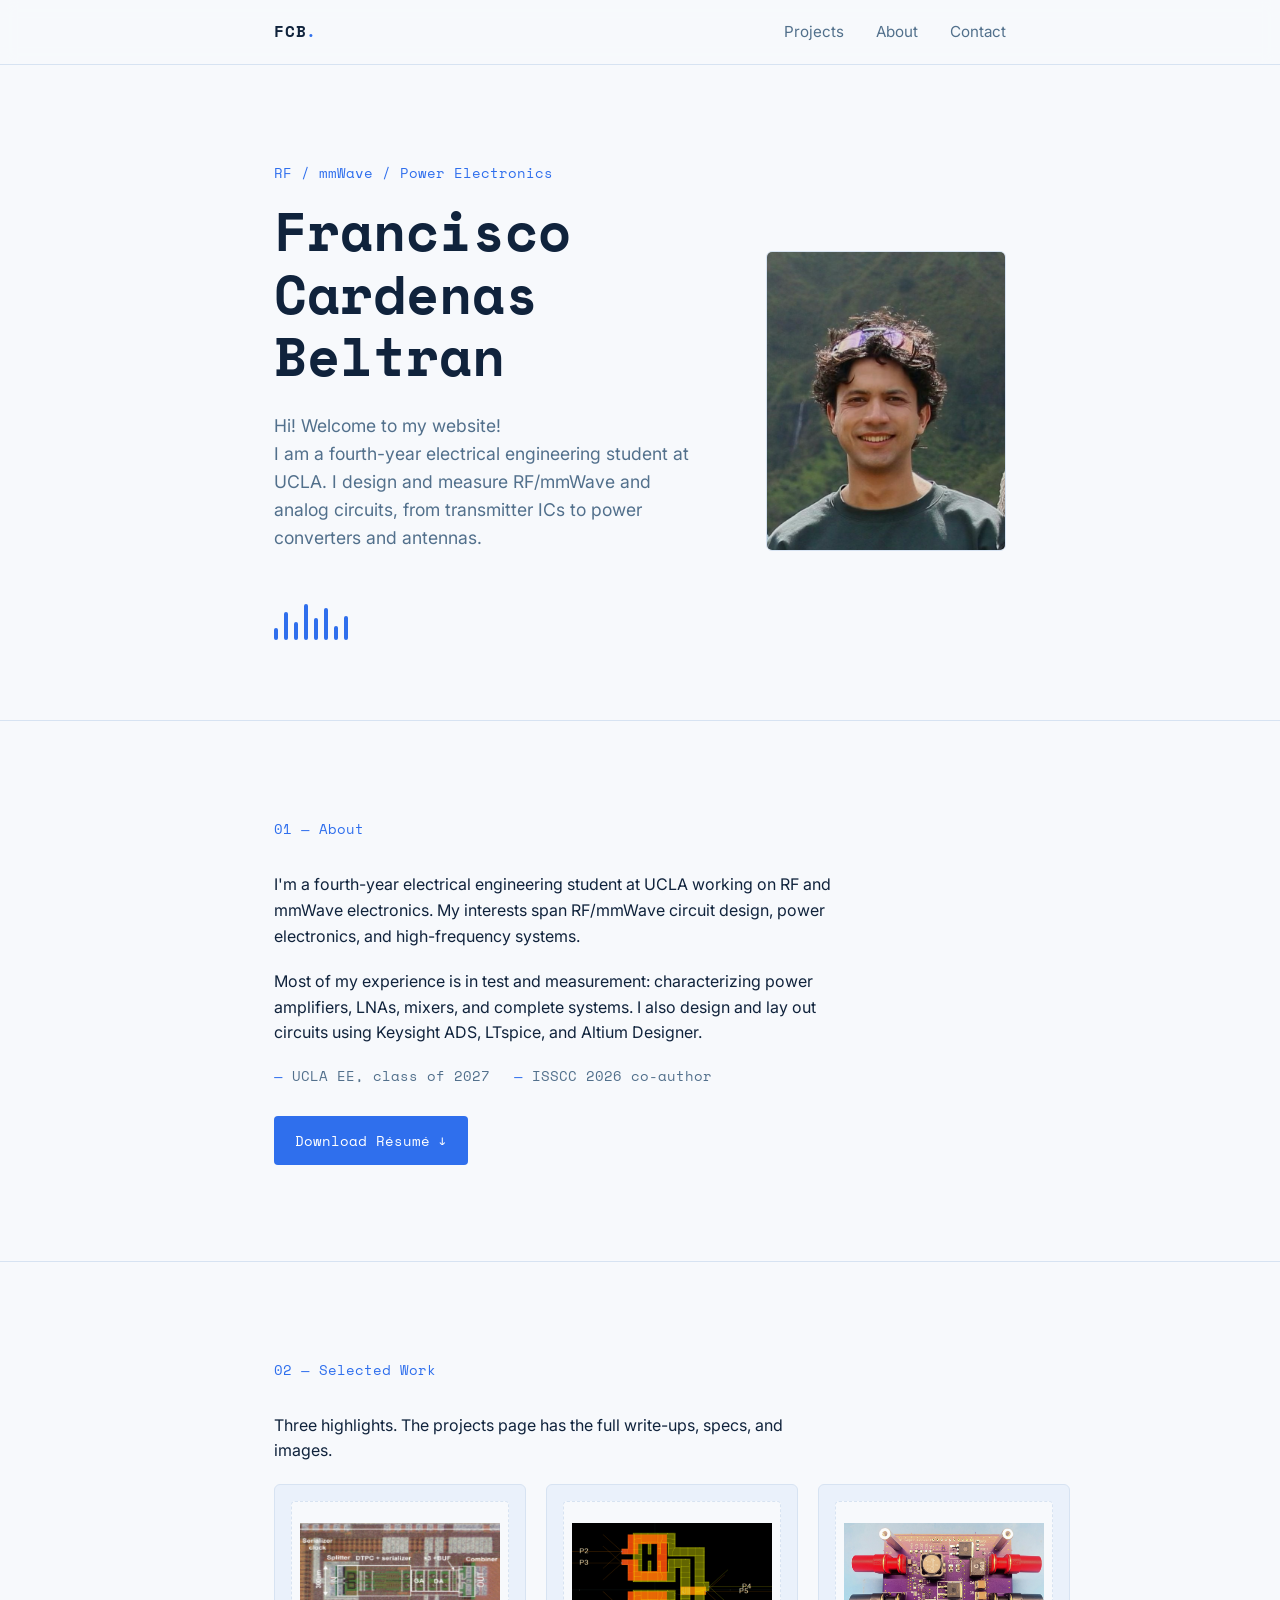
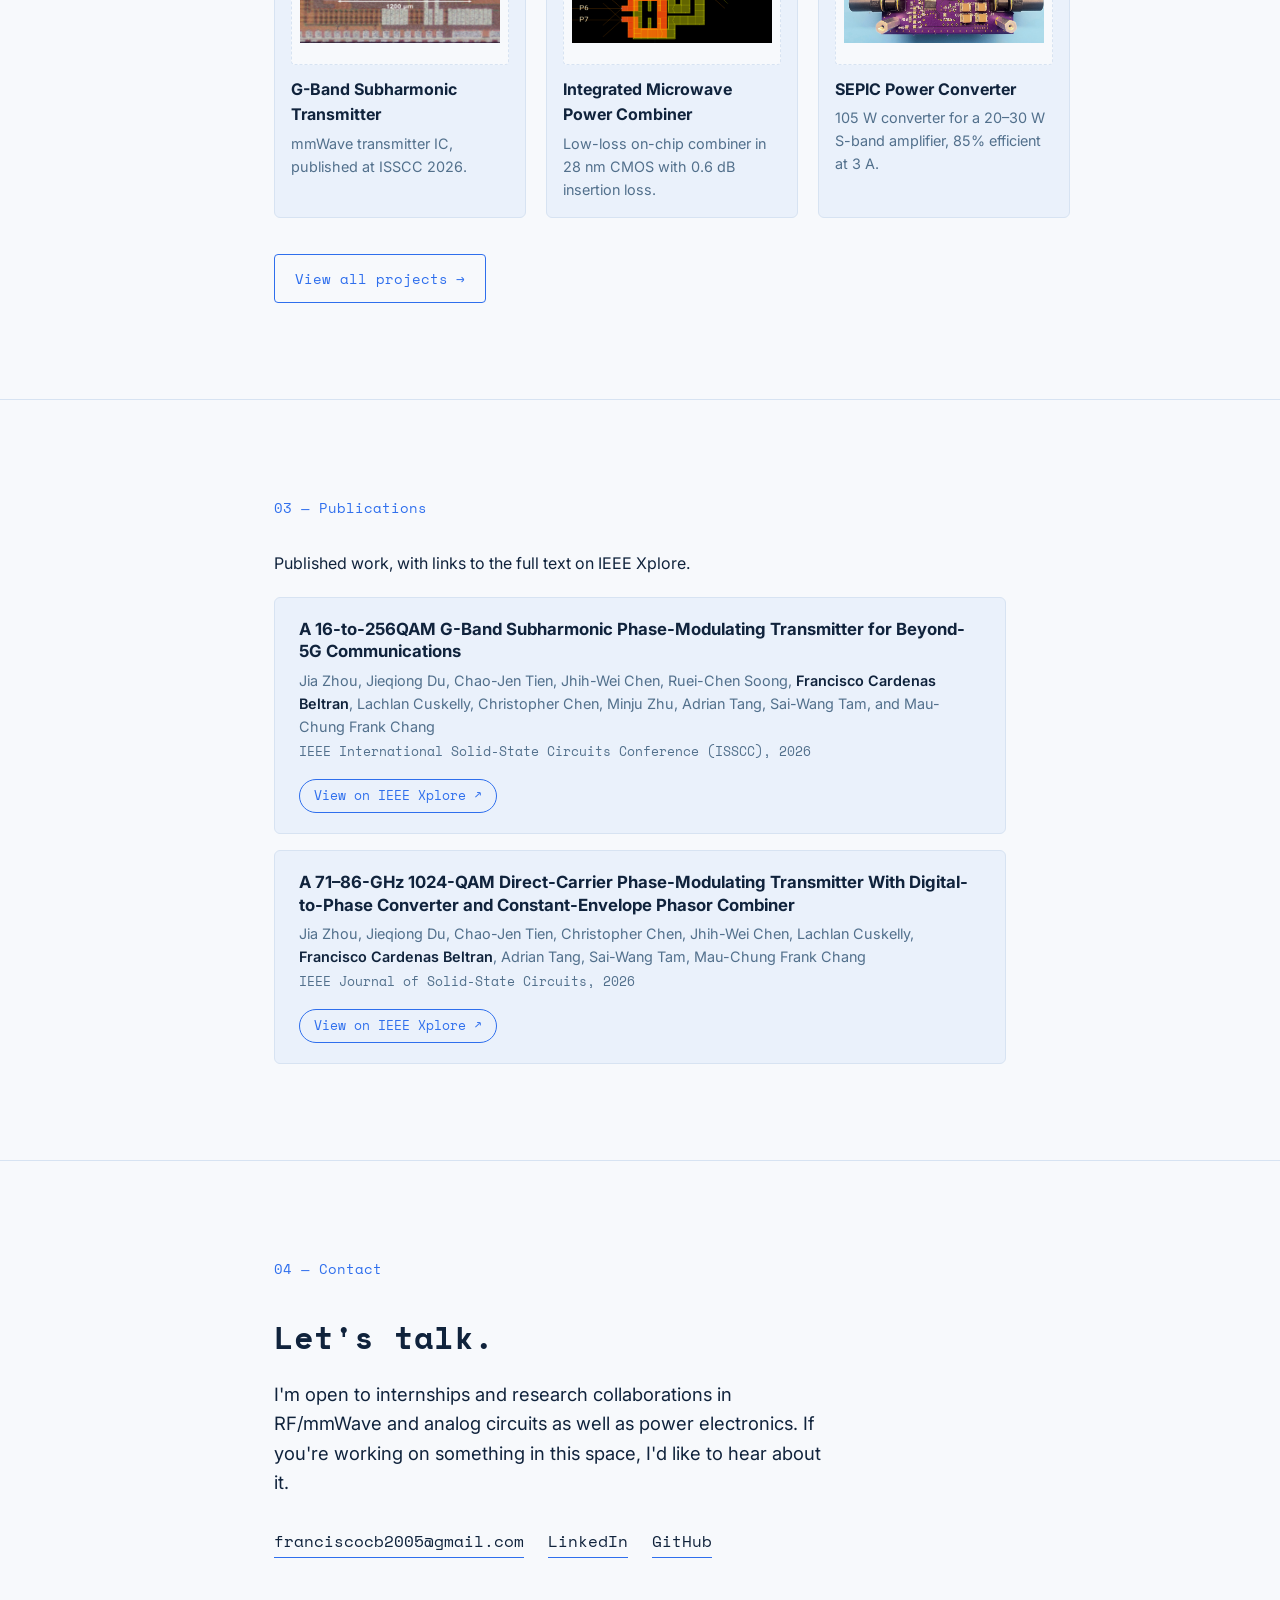
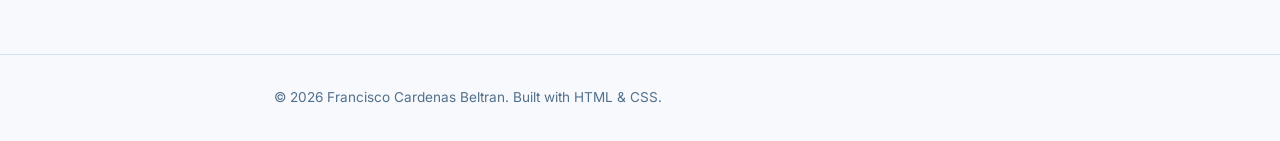
<file: index.html>
<!DOCTYPE html>
<!--
  DOCTYPE tells the browser "treat this as modern HTML5."
  Without it, some browsers fall back into a compatibility mode
  from the 1990s and layout gets weird. Always the first line.
-->
<html lang="en">
<!--
  <html> wraps the ENTIRE page. lang="en" tells screen readers and
  search engines what language the content is in.
-->
 
<head>
  <!--
    Nothing in <head> is visible on the page itself. It's metadata:
    instructions FOR the browser/search engines, not content for people.
  -->
 
  <meta charset="UTF-8">
  <!-- Tells the browser which character set to use so accents, em-dashes,
       etc. render correctly instead of turning into garbled symbols. -->
 
  <meta name="viewport" content="width=device-width, initial-scale=1.0">
  <!-- Without this, mobile browsers render the page at "desktop width"
       (usually 980px) and then shrink it to fit, making everything tiny.
       This line says: "use the actual width of the phone/tablet screen,
       and don't zoom in or out by default." This is the line that makes
       a site "responsive" instead of a tiny desktop page on mobile. -->
 
  <title>Francisco Cardenas Beltran — RF &amp; mmWave Engineering</title>
  <!-- Shows in the browser tab and in search results. -->
 
  <meta name="description" content="Francisco Cardenas Beltran is a UCLA electrical engineering student working on RF/mmWave circuits, 
  power electronics, and high-frequency test and measurement.">
  <!-- Not visible on the page — this is the snippet Google shows under
       your link in search results. -->
 
  <!-- Google Fonts: we're loading two typefaces from Google's servers.
       preconnect just tells the browser "you'll be talking to this domain
       soon" so it can start the connection early — a small speed trick. -->
  <link rel="preconnect" href="https://fonts.googleapis.com">
  <link rel="preconnect" href="https://fonts.gstatic.com" crossorigin>
  <link href="https://fonts.googleapis.com/css2?family=Space+Mono:wght@400;700&family=Inter:wght@400;500;600&display=swap" rel="stylesheet">
 
  <link rel="stylesheet" href="style.css">
  <!-- This is the line that connects this HTML file to the CSS file.
       Without it, the page would load with zero styling — just plain
       black text on a white background in the browser's default font. -->
</head>
 
<body>
  <!-- Everything a visitor actually SEES goes inside <body>. -->
 
  <!-- ============ HEADER / NAV ============ -->
  <header class="site-header">
    <!--
      <header> is a "semantic" tag — it doesn't do anything visually by
      itself, but it tells the browser (and screen readers, and search
      engines) "this section is introductory/navigational content."
      Using semantic tags (header, nav, main, section, footer) instead of
      generic <div> everywhere is good practice: it's more accessible and
      easier to read.
    -->
    <div class="wrap">
      <!-- "wrap" is a plain div with no semantic meaning — it exists
           purely so CSS can center content and cap its width. You'll
           see this pattern (a .wrap or .container div) constantly. -->
      <a href="index.html" class="logo">FCB<span class="accent">.</span></a>
      <!-- Wrapping the logo in a link to "index.html" is the standard
           pattern for "click the logo to go home." -->
      <nav>
        <!-- <nav> semantically marks "this is a block of navigation links." -->
        <a href="projects.html">Projects</a>
        <a href="#about">About</a>
        <a href="#contact">Contact</a>
      </nav>
    </div>
  </header>
 
  <main>
    <!-- <main> marks the primary content of the page (as opposed to
         header/footer/nav, which repeat on every page of a site). -->
 
    <!-- ============ HERO SECTION ============ -->
    <section class="hero">
      <div class="wrap hero-grid">
        <!--
          "hero-grid" turns this row into two columns: your text on the
          left, your headshot on the right. On phones the CSS stacks
          them into one column with the photo on top (see style.css,
          section 5b).
        -->
 
        <div class="hero-text">
          <p class="eyebrow">RF / mmWave / Power Electronics</p>
          <h1>Francisco Cardenas Beltran</h1>
          <p class="hero-sub">
            Hi! Welcome to my website!<br>
            I am a fourth-year electrical engineering student at UCLA. I design
            and measure RF/mmWave and analog circuits, from transmitter ICs to
            power converters and antennas.
          </p>
 
          <!--
            This is the one "signature moment" of the page — an animated
            waveform line, done in pure CSS (no JS, no images). It's a nod
            to RF signal work without being a gimmick. See style.css for
            how the animation works.
          -->
          <div class="waveform" aria-hidden="true">
            <span></span><span></span><span></span><span></span>
            <span></span><span></span><span></span><span></span>
          </div>
          <!-- aria-hidden="true" tells screen readers to skip this — it's
               purely decorative and has no meaningful content to announce. -->
        </div>
 
        <!-- ============ HEADSHOT ============
             <figure> is the semantic tag for "an image that goes with the
             content." To add your photo:
               1. Put the image file in an "images" folder next to this
                  file, e.g. images/headshot.jpg
                  (a portrait crop around 800 x 1000 px works well; the
                  CSS crops it to a 4:5 rectangle automatically)
               2. Delete the <div class="headshot-placeholder"> line below
               3. Un-comment the <img> line below: delete the comment
                  markers at the start and end of that line so only the
                  <img ...> tag is left
             The alt text is what screen readers announce and what shows
             up if the image fails to load, so keep it descriptive.
        -->
        <figure class="headshot">
        <img src="images/headshot.jpg" alt="Portrait of Francisco Cardenas Beltran"-->
        </figure>
      </div>
    </section>
 
    <!-- ============ ABOUT SECTION ============ -->
    <section id="about" class="section">
      <!--
        id="about" is what the nav link href="#about" jumps to. An id
        must be unique on the page (only one element can have id="about").
        Classes (class="...") can repeat on many elements; ids cannot.
      -->
      <div class="wrap about-compact">
        <!--
          "about-compact" is a smaller, single-column about section:
          a short bio, a row of quick facts, and a resume download
          button. Less scrolling before visitors reach the projects,
          which is the actual point of this site.
        -->
        <p class="section-label">01 — About</p>
        <p class="lede lede-compact">
          I'm a fourth-year electrical engineering student at UCLA working
          on RF and mmWave electronics. My interests span RF/mmWave circuit
          design, power electronics, and high-frequency systems.
        </p>
        <p class="lede lede-compact">
          Most of my experience is in test and measurement: characterizing
          power amplifiers, LNAs, mixers, and complete systems. I also
          design and lay out circuits using Keysight ADS, LTspice, and
          Altium Designer.
        </p>
        <ul class="quick-facts">
          <li>UCLA EE, class of 2027</li>
          <li>ISSCC 2026 co-author</li>
        </ul>
        <a href="CardenasBeltran_Resume.pdf" download class="btn btn-primary">
          Download Résumé
          <span aria-hidden="true">↓</span>
        </a>
        <!--
          `download` is a boolean attribute — just being present turns
          on the behavior, no value needed. It tells the browser
          "don't navigate to this file, save it to disk instead."
          Without it, clicking this link would just open the PDF in
          the browser tab.
          IMPORTANT: this only works once an actual file named
          resume.pdf sits in the same folder as this HTML file.
        -->
      </div>
    </section>
 
    <!-- ============ WORK / PROJECTS SECTION ============ -->
    <section id="work" class="section">
      <div class="wrap">
        <p class="section-label">02 — Selected Work</p>
        <p class="lede lede-compact">
          Three highlights. The projects page has the full write-ups,
          specs, and images.
        </p>
 
        <div class="teaser-grid">
          <a href="#publications" class="teaser-card">
            <div class="teaser-image">
                <img src="images/die_photo.png" width="200" height="120" alt="G-band transmitter die photo">
            </div>
            <h3>G-Band Subharmonic Transmitter</h3>
            <p>mmWave transmitter IC, published at ISSCC 2026.</p>
          </a>
 
          <a href="projects.html#power-combiner" class="teaser-card">
            <div class="teaser-image">
              <img src="images/power_combiner.png" width="200" height="120" alt="Integrated Microwave Power Combiner">
            </div>
            <h3>Integrated Microwave Power Combiner</h3>
            <p>Low-loss on-chip combiner in 28 nm CMOS with 0.6 dB insertion loss.</p>
          </a>
 
          <a href="projects.html#sepic-converter" class="teaser-card">
            <div class="teaser-image">
              <img src="images/SEPIC_converter.jpg" width="200" height="120" alt="SEPIC Power Converter">
            </div>
            <h3>SEPIC Power Converter</h3>
            <p>105 W converter for a 20–30 W S-band amplifier, 85% efficient at 3 A.</p>
          </a>
        </div>
 
        <a href="projects.html" class="btn btn-outline view-all">
          View all projects
          <span aria-hidden="true">→</span>
        </a>
      </div>
    </section>
 
    <!-- ============ PUBLICATIONS SECTION ============ -->
    <section id="publications" class="section">
      <!-- Note the id is lowercase. ids are case-sensitive, so
           #Publications and #publications are different targets. -->
      <div class="wrap">
        <p class="section-label">03 — Publications</p>
        <p class="lede lede-compact">
          Published work, with links to the full text on IEEE Xplore.
        </p>
        <ul class="pub-list">
          <li class="pub">
            <h3>A 16-to-256QAM G-Band Subharmonic Phase-Modulating Transmitter for Beyond-5G Communications</h3>
            <!-- List authors in the order they appear on the paper.
                 The <strong> tags make your own name bold. -->
            <p class="pub-authors">Jia Zhou, Jieqiong Du, Chao-Jen Tien, Jhih-Wei Chen, Ruei-Chen Soong, 
              <strong>Francisco Cardenas Beltran</strong>, Lachlan Cuskelly, Christopher Chen, Minju Zhu, Adrian Tang,
              Sai-Wang Tam, and Mau-Chung Frank Chang</p>
            <p class="pub-venue">IEEE International Solid-State Circuits Conference (ISSCC), 2026</p>
            <div class="project-links">
              <a class="pill-link" href="https://ieeexplore.ieee.org/document/11409097" target="_blank" rel="noopener">
                View on IEEE Xplore <span aria-hidden="true">↗</span>
              </a>
            </div>
          </li>
 
          <li class="pub">
            <h3>A 71–86-GHz 1024-QAM Direct-Carrier Phase-Modulating Transmitter With Digital-to-Phase Converter and Constant-Envelope Phasor Combiner</h3>
            <p class="pub-authors">Jia Zhou, Jieqiong Du, Chao-Jen Tien, Christopher Chen, Jhih-Wei Chen,
              Lachlan Cuskelly, <strong>Francisco Cardenas Beltran</strong>, Adrian Tang, Sai-Wang Tam,
              Mau-Chung Frank Chang</p>
            <p class="pub-venue">IEEE Journal of Solid-State Circuits, 2026</p>
            <div class="project-links">
              <a class="pill-link" href="https://ieeexplore.ieee.org/document/11457391" target="_blank" rel="noopener">
                View on IEEE Xplore <span aria-hidden="true">↗</span>
              </a>
            </div>
          </li>
        </ul>

      </div>
    </section>
 
    <!-- ============ CONTACT SECTION ============ -->
    <section id="contact" class="section">
      <div class="wrap">
        <p class="section-label">04 — Contact</p>
        <h2>Let's talk.</h2>
        <p class="lede">
          I'm open to internships and research collaborations in RF/mmWave and analog circuits as well
          as power electronics. If you're working on something in this space, I'd like to hear about it.
        </p>
        <div class="contact-links">
          <a href="mailto:franciscocb2005@gmail.com">franciscocb2005@gmail.com</a>
          <a href="https://linkedin.com/in/francisco-cardenas-beltran" target="_blank" rel="noopener">LinkedIn</a>
          <a href="https://github.com/fcbeltran05" target="_blank" rel="noopener">GitHub</a>
          <!-- Swap yourusername for your actual GitHub username. -->
        </div>
      </div>
    </section>
  </main>
 
  <footer class="site-footer">
    <div class="wrap">
      <p>&copy; 2026 Francisco Cardenas Beltran. Built with HTML &amp; CSS.</p>
      <!-- &copy; and &amp; are "HTML entities" — special codes for
           characters that either aren't on a keyboard (©) or that HTML
           reserves for its own syntax (& is used in entities themselves,
           so a literal & has to be written as &amp;). -->
    </div>
  </footer>
 
</body>
</html>
</file>
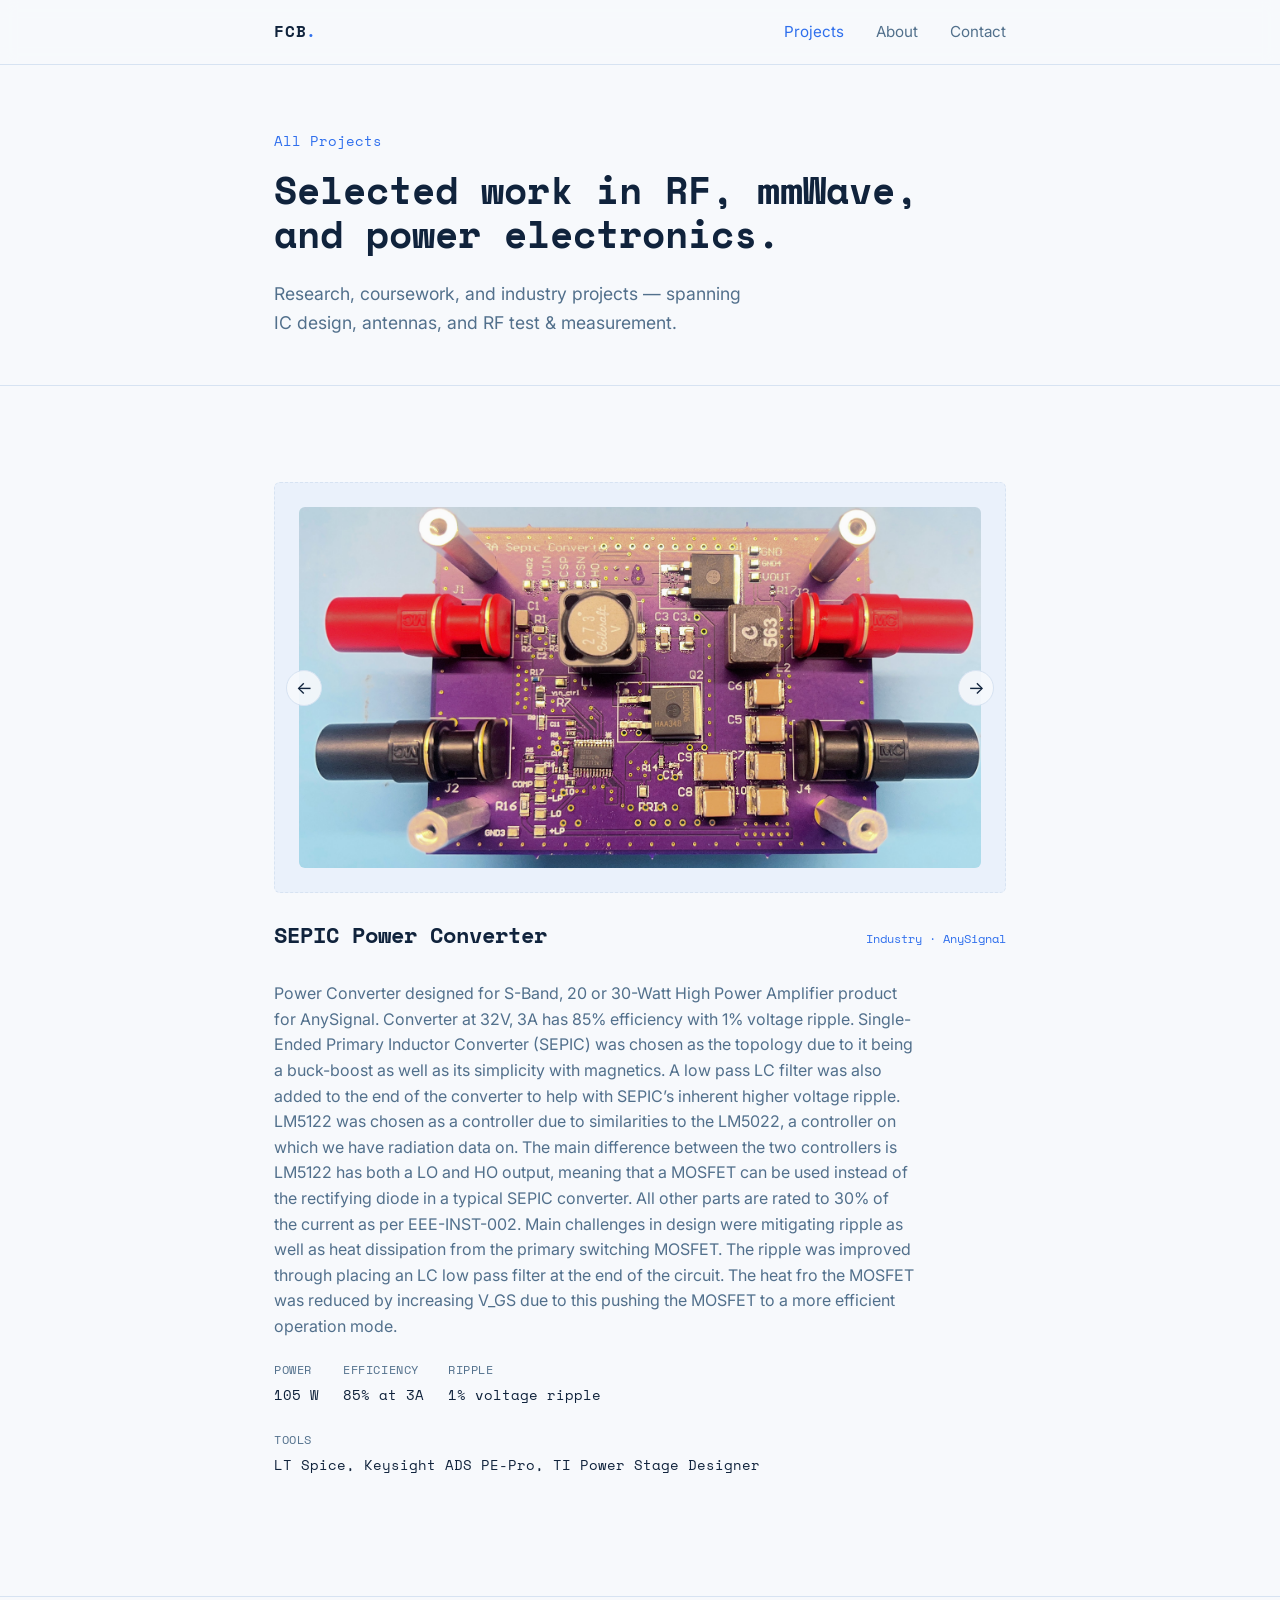
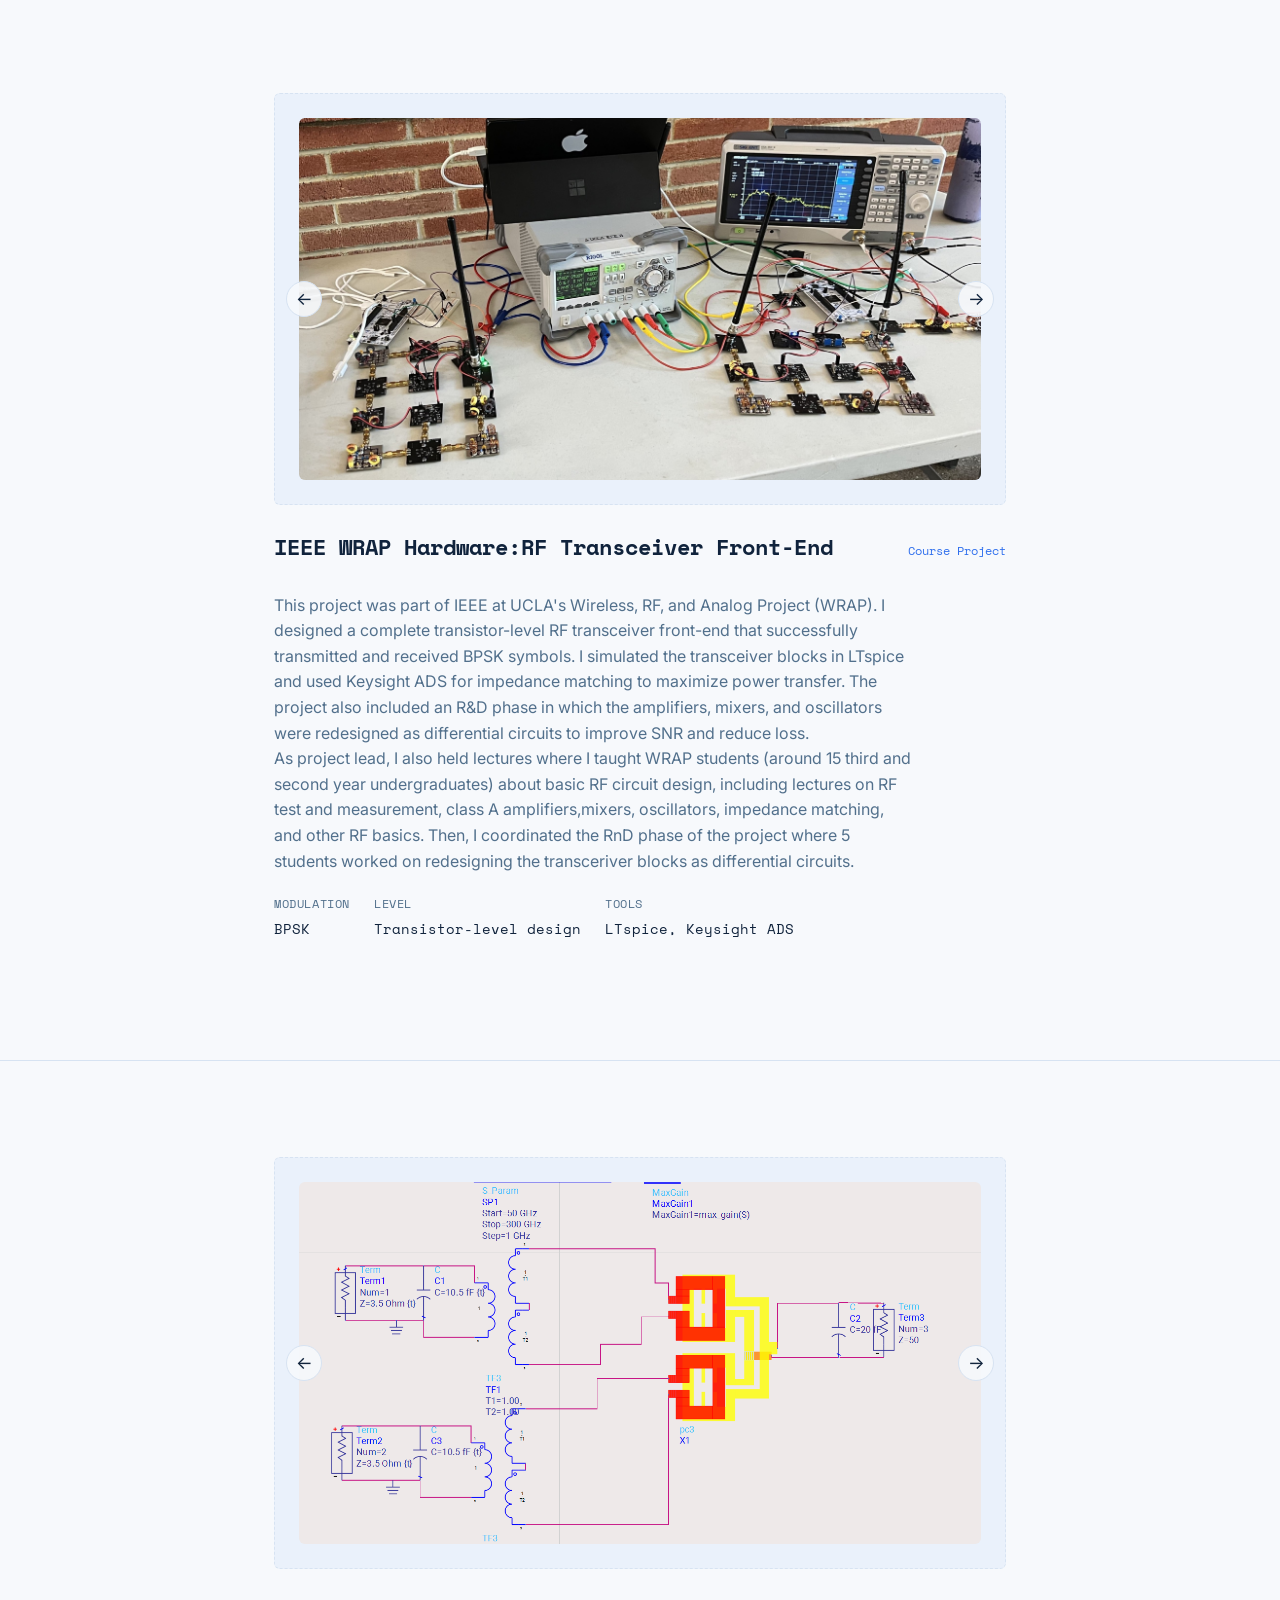
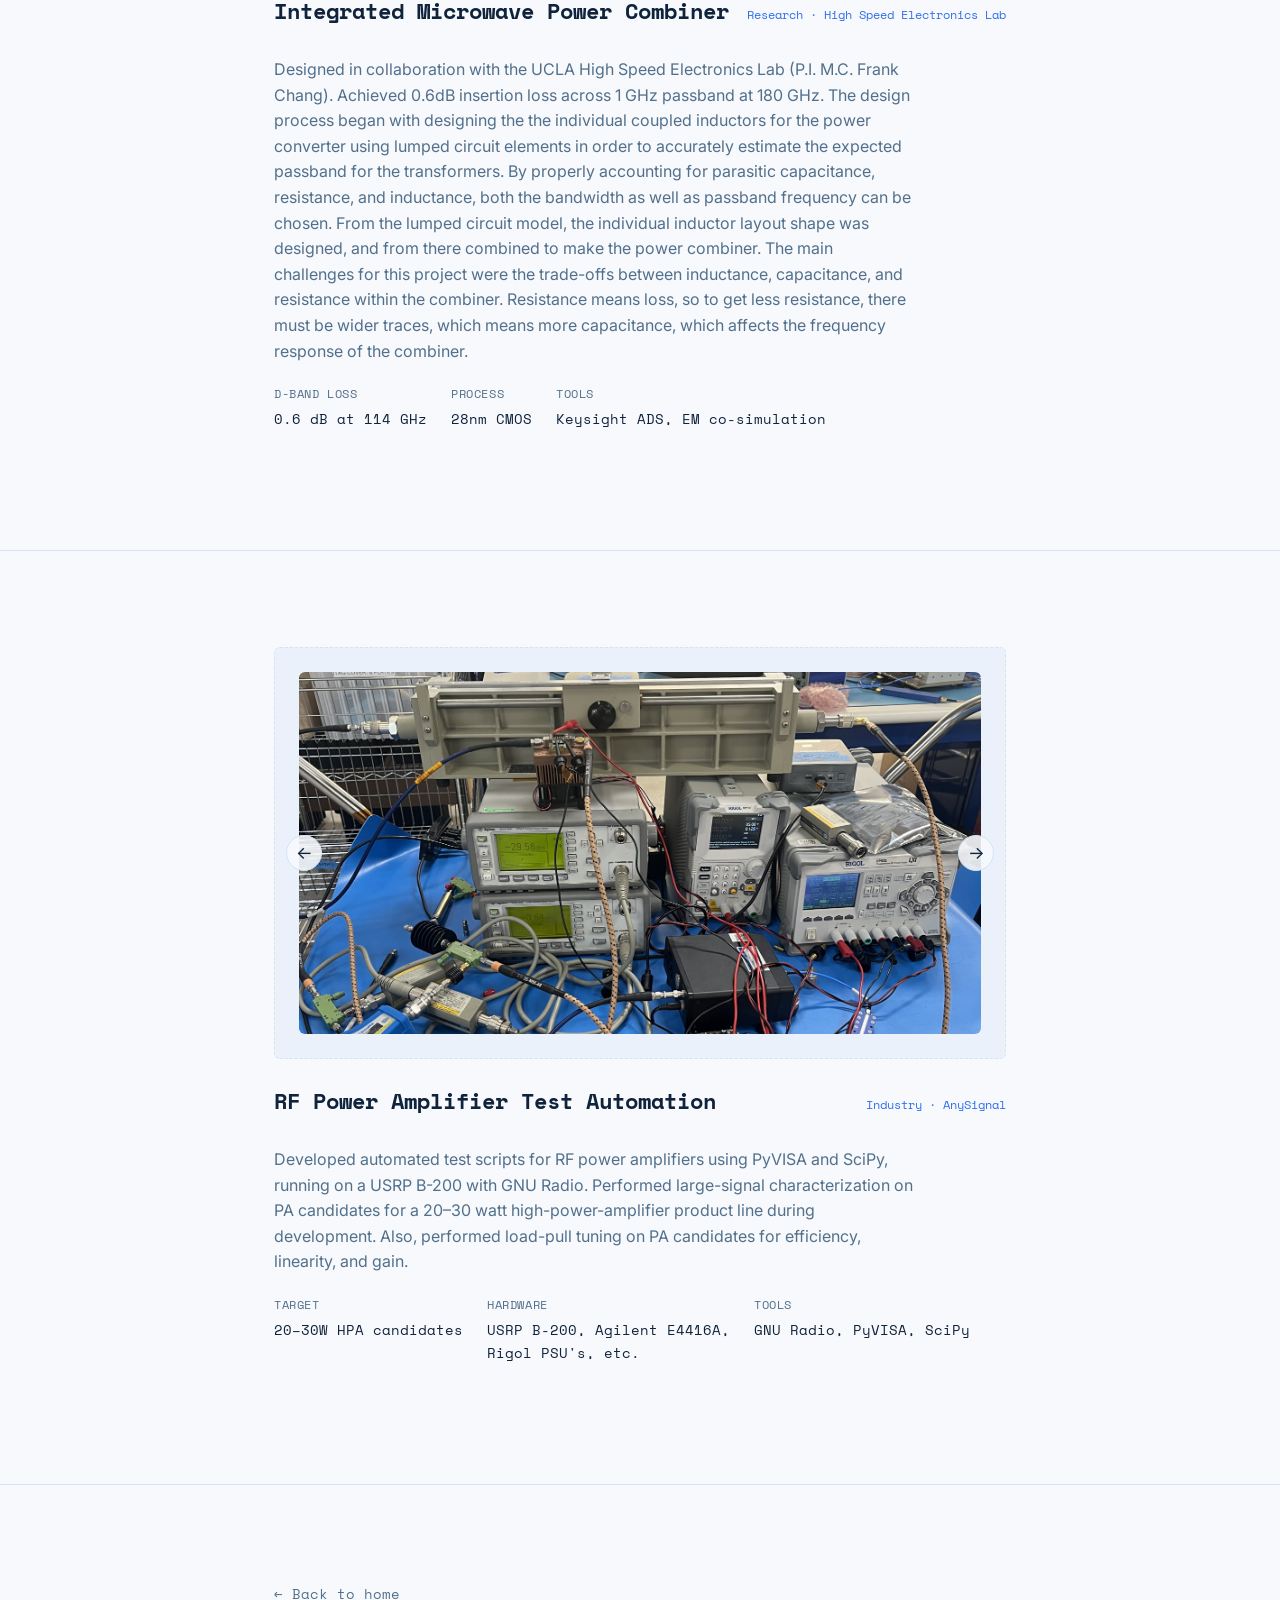
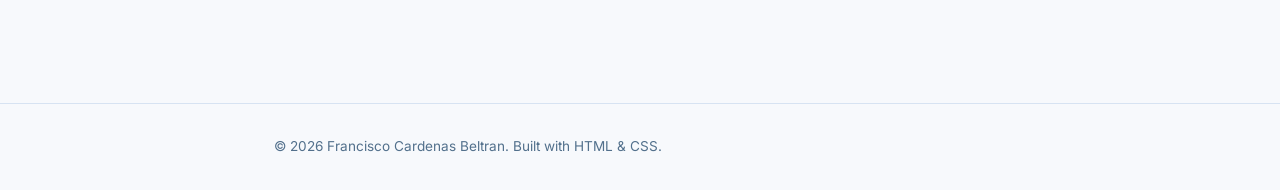
<file: projects.html>
<!DOCTYPE html>
<html lang="en">
<head>
  <meta charset="UTF-8">
  <meta name="viewport" content="width=device-width, initial-scale=1.0">
  <title>Projects — Francisco Cardenas Beltran</title>
  <meta name="description" content="RF/mmWave and power electronics projects by Francisco Cardenas Beltran, an EE student at UCLA.">
 
  <link rel="preconnect" href="https://fonts.googleapis.com">
  <link rel="preconnect" href="https://fonts.gstatic.com" crossorigin>
  <link href="https://fonts.googleapis.com/css2?family=Space+Mono:wght@400;700&family=Inter:wght@400;500;600&display=swap" rel="stylesheet">
 
  <link rel="stylesheet" href="style.css">
  <!--
    This is a SEPARATE HTML file from index.html, but it links to the
    SAME style.css. That's the normal pattern for a multi-page site:
    one shared stylesheet, many pages. Any change you make to
    style.css automatically applies to both pages — you never have to
    duplicate styling per page.
  -->
</head>
 
<body>
 
  <!-- This header is deliberately near-identical to the one on
       index.html — repeating the same header/nav markup on every
       page is normal for a plain multi-page HTML site (no templating
       engine here to share it automatically). The only difference is
       the <a class="active"> below marks which nav item is "current." -->
  <header class="site-header">
    <div class="wrap">
      <a href="index.html" class="logo">FCB<span class="accent">.</span></a>
      <nav>
        <a href="projects.html" class="active">Projects</a>
        <!--
          class="active" just gets a CSS rule (see style.css) that
          colors it differently, so visitors can tell which page
          they're on. There's no automatic way for plain HTML to know
          "this is the current page" — you have to manually put
          class="active" on the right link in each file.
        -->
        <a href="index.html#about">About</a>
        <a href="index.html#contact">Contact</a>
        <!--
          These point to index.html#about rather than just #about,
          because #about doesn't exist on THIS page — it only exists
          on index.html. "page.html#id" means "go to page.html, then
          jump to the element with that id."
        -->
      </nav>
    </div>
  </header>
 
  <main>
    <!-- ============ PAGE INTRO ============ -->
    <section class="page-hero">
      <div class="wrap">
        <p class="eyebrow">All Projects</p>
        <h1>Selected work in RF, mmWave,<br>and power electronics.</h1>
        <p class="hero-sub">
          Research, coursework, and industry projects — spanning IC
          design, antennas, and RF test &amp; measurement.
        </p>
      </div>
    </section>
 

    <!-- ============ PROJECT 3 ============ -->
    <section id="sepic-converter" class="section">
      <div class="wrap">
        <article class="project-full">
          <!--
            ============ MULTIPLE IMAGES (SLIDESHOW) ============
            .project-gallery holds one .project-image per picture;
            each one also has the class "gallery-slide". Only the
            slide with "is-active" is shown — the small script near
            the end of this file moves that class to the next/previous
            slide when you click an arrow. Swapping a placeholder for
            a real photo works exactly as before: delete the
            <span>Add image...</span> line and add an <img> tag.

            TO ADD ANOTHER IMAGE: copy one whole
            <div class="project-image gallery-slide">...</div> block
            and paste it before the arrow buttons below.
            TO REMOVE ONE: delete its block. Down to a single image,
            the arrows hide themselves automatically.
          -->
          <div class="project-gallery" data-gallery>
            <div class="project-image gallery-slide is-active">
              <img src="images/SEPIC_converter.jpg" alt="SEPIC power converter schematic" />
            </div>
            <div class="project-image gallery-slide">
              <img src="images/SEPIC_efficiency_curve.png" alt="SEPIC efficiency curve" />
            </div>
            <div class="project-image gallery-slide">
              <img src="images/SEPIC_load_regulation.png" alt="SEPIC load regulation" />
            </div>
            <div class="project-image gallery-slide">
              <img src="images/SEPIC_line_regulation.png" alt="SEPIC line regulation" wwidth="200" height="120" />
            </div>
            <div class="project-image gallery-slide">
              <img src="images/SEPIC_schematic.png" alt="SEPIC power converter schematic" />
            </div>


            <button type="button" class="gallery-arrow gallery-prev" aria-label="Previous image">&larr;</button>
            <button type="button" class="gallery-arrow gallery-next" aria-label="Next image">&rarr;</button>
          </div>
 
          <div class="project-head">
            <h2>SEPIC Power Converter</h2>
            <span class="project-tag">Industry · AnySignal</span>
          </div>
 
          <p>
            Power Converter designed for S-Band, 20 or 30-Watt High Power Amplifier product 
            for AnySignal. Converter at 32V, 3A has 85% efficiency with 1% voltage ripple. 
            Single-Ended Primary Inductor Converter (SEPIC) was chosen as the topology due 
            to it being a buck-boost as well as its simplicity with magnetics. A low pass 
            LC filter was also added to the end of the converter to help with SEPIC’s 
            inherent higher voltage ripple. LM5122 was chosen as a controller due to 
            similarities to the LM5022, a controller on which we have radiation data on. 
            The main difference between the two controllers is LM5122 has both a LO and HO output, 
            meaning that a MOSFET can be used instead of the rectifying diode in a typical SEPIC converter. 
            All other parts are rated to 30% of the current as per EEE-INST-002. Main challenges 
            in design were mitigating ripple as well as heat dissipation from the primary 
            switching MOSFET. The ripple was improved through placing an LC low pass filter
             at the end of the circuit. The heat fro the MOSFET was reduced by increasing
              V_GS due to this pushing the MOSFET to a more efficient operation mode. 
          </p>
 
          <ul class="project-specs">
            <li><span>Power</span>105 W</li>
            <li><span>Efficiency</span>85% at 3A</li>
            <li><span>Ripple</span>1% voltage ripple</li>
            <li><span>Tools</span> LT Spice, Keysight ADS PE-Pro, TI Power Stage Designer</li>
          </ul>
        </article>
      </div>
    </section>
 
    <!-- ============ PROJECT 4 ============ -->
    <section id="rf-transceiver" class="section">
      <div class="wrap">
        <article class="project-full">
          <!-- Same .project-gallery slideshow as the project above. -->
          <div class="project-gallery" data-gallery>
            <div class="project-image gallery-slide is-active">
              <img src="images/wrap_pcb_blocks.jpg" alt="RF transceiver pcb blocks" />
            </div>
            <div class="project-image gallery-slide">
              <img src="images/rx_wrap.png" alt="RF transceiver schematic" />
            </div>
            <div class="project-image gallery-slide">
              <img src="images/wrap_diff_mixer.png" alt="RF transceiver differential mixer" />
            </div>

            <button type="button" class="gallery-arrow gallery-prev" aria-label="Previous image">&larr;</button>
            <button type="button" class="gallery-arrow gallery-next" aria-label="Next image">&rarr;</button>
          </div>
 
          <div class="project-head">
            <h2>IEEE WRAP Hardware:RF Transceiver Front-End</h2>
            <span class="project-tag">Course Project</span>
          </div>
 
          <p>

            This project was part of IEEE at UCLA's Wireless, RF, and Analog Project (WRAP). 
            I designed a complete transistor-level RF transceiver front-end that successfully 
            transmitted and received BPSK symbols. I simulated the transceiver blocks in 
            LTspice and used Keysight ADS for impedance matching to maximize power transfer. 
            The project also included an R&D phase in which the amplifiers, mixers, and 
            oscillators were redesigned as differential circuits to improve SNR and reduce loss.<br>

            As project lead, I also held lectures where I taught WRAP students (around 15 third and second 
            year undergraduates) about basic RF circuit design, including lectures on RF test and measurement,
            class A amplifiers,mixers, oscillators, impedance matching, and other RF basics. Then, I coordinated 
            the RnD phase of the project where 5 students worked on redesigning the transceriver blocks as 
            differential circuits.
          </p>
 
          <ul class="project-specs">
            <li><span>Modulation</span>BPSK</li>
            <li><span>Level</span>Transistor-level design</li>
            <li><span>Tools</span>LTspice, Keysight ADS</li>
          </ul>
        </article>
      </div>
    </section>
    <!-- ============ PROJECT 2 ============ -->
    <section id="power-combiner" class="section">
      <div class="wrap">
        <article class="project-full">
          <!-- Same .project-gallery slideshow as the project above. -->
          <div class="project-gallery" data-gallery>
            <div class="project-image gallery-slide is-active">
              <img src="images/combiner_cosim.png" alt="Combiner Circuit Cosimulation."/>
            </div>
            <div class="project-image gallery-slide">
              <img src="images/combiner_layout.png" alt="Combiner Circuit Layout."/>
            </div>
            <div class="project-image gallery-slide">
              <img src="images/combiner_gain.png" alt="Measured S-Parameters."/>
            </div>

            <button type="button" class="gallery-arrow gallery-prev" aria-label="Previous image">&larr;</button>
            <button type="button" class="gallery-arrow gallery-next" aria-label="Next image">&rarr;</button>
          </div>
 
          <div class="project-head">
            <h2>Integrated Microwave Power Combiner</h2>
            <span class="project-tag">Research · High Speed Electronics Lab</span>
          </div>
 
          <p>
            Designed in collaboration with the UCLA High Speed Electronics Lab (P.I. M.C. Frank Chang). 
            Achieved 0.6dB insertion loss across 1 GHz passband at 180 GHz. 
            The design process began with designing the the individual coupled 
            inductors for the power converter using lumped circuit elements in 
            order to accurately estimate the expected passband for the transformers. 
            By properly accounting for parasitic capacitance, resistance, and 
            inductance, both the bandwidth as well as passband frequency can be 
            chosen. From the lumped circuit model, the individual inductor layout 
            shape was designed, and from there combined to make the power combiner. 
            The main challenges for this project were the trade-offs between inductance, 
            capacitance, and resistance within the combiner. Resistance means loss, so 
            to get less resistance, there must be wider traces, which means more capacitance, 
            which affects the frequency response of the combiner.
          </p>
 
          <ul class="project-specs">
            <li><span>D-band loss</span>0.6 dB at 114 GHz</li>
            <li><span>Process</span>28nm CMOS</li>
            <li><span>Tools</span>Keysight ADS, EM co-simulation</li>
          </ul>
        </article>
      </div>
    </section>
  

    <!-- ============ PROJECT 6 ============ -->
    <section id="pa-test-automation" class="section">
      <div class="wrap">
        <article class="project-full">
          <!-- Same .project-gallery slideshow as the project above. -->
          <div class="project-gallery" data-gallery>
            <div class="project-image gallery-slide is-active">
              <img src="images/PA_test_bench.jpg" alt="PA test bench" />
            </div>
            <div class="project-image gallery-slide">
              <img src = "images/code_for_bench.png" alt="Code for bench" />
            </div>
            <div class="project-image gallery-slide">
              <img src="images/load_pull_data.png" alt="Load pull data" />
            </div>

            <button type="button" class="gallery-arrow gallery-prev" aria-label="Previous image">&larr;</button>
            <button type="button" class="gallery-arrow gallery-next" aria-label="Next image">&rarr;</button>
          </div>
 
          <div class="project-head">
            <h2>RF Power Amplifier Test Automation</h2>
            <span class="project-tag">Industry · AnySignal</span>
          </div>
 
          <p>
            Developed automated test scripts for RF power amplifiers
            using PyVISA and SciPy, running on a USRP B-200 with GNU
            Radio. Performed large-signal characterization on PA
            candidates for a 20–30 watt high-power-amplifier product
            line during development. Also, performed load-pull tuning 
            on PA candidates for efficiency, linearity, and gain.
          </p>
 
          <ul class="project-specs">
            <li><span>Target</span>20–30W HPA candidates</li>
            <li><span>Hardware</span>USRP B-200, Agilent E4416A, <br> Rigol PSU's, etc.</li>
            <li><span>Tools</span>GNU Radio, PyVISA, SciPy</li>
          </ul>
        </article>
      </div>
    </section>
 
    <!-- ============ BACK TO HOME ============ -->
    <section class="section">
      <div class="wrap">
        <a href="index.html" class="back-link">&larr; Back to home</a>
      </div>
    </section>
  </main>
 
  <footer class="site-footer">
    <div class="wrap">
      <p>&copy; 2026 Francisco Cardenas Beltran. Built with HTML &amp; CSS.</p>
    </div>
  </footer>

  <!--
    ============ GALLERY SCRIPT ============
    Powers every .project-gallery slideshow above: clicking an arrow
    moves to the next or previous image. This is the only JavaScript
    on the site.
  -->
  <script>
    document.querySelectorAll('[data-gallery]').forEach(function (gallery) {
      var slides = gallery.querySelectorAll('.gallery-slide');
      var prevBtn = gallery.querySelector('.gallery-prev');
      var nextBtn = gallery.querySelector('.gallery-next');
      var current = 0;

      // A gallery with only one image doesn't need arrows — hide
      // them instead of leaving controls that do nothing.
      if (slides.length <= 1) {
        gallery.classList.add('single-image');
        return;
      }

      function show(index) {
        slides[current].classList.remove('is-active');
        // % (modulo) wraps the index around: one before the first
        // slide becomes the last, and one past the last becomes
        // the first again.
        current = (index + slides.length) % slides.length;
        slides[current].classList.add('is-active');
      }

      prevBtn.addEventListener('click', function () { show(current - 1); });
      nextBtn.addEventListener('click', function () { show(current + 1); });
    });
  </script>

</body>
</html>
</file>
<file: style.css>
/* =========================================================
   1. DESIGN TOKENS (CSS variables)
   =========================================================
   Defining colors/fonts as named variables here means if you ever
   want to change your accent color, you change it in ONE place
   instead of hunting through the whole file. `:root` means "the
   whole document" — these variables are available everywhere below.
*/
:root {
  --bg: #f7f9fc;          /* soft off-white — main page background */
  --surface: #eaf1fb;     /* light blue panel color, used for project boxes */
  --text: #10233c;        /* dark navy — main text, high contrast on white */
  --text-dim: #52708c;    /* muted blue-grey for secondary text */
  --accent: #2f6fed;      /* blue accent */
  --accent-dim: #1d4fb3;  /* darker blue, for hovers */
  --border: #d7e3f2;      /* light blue-grey line color */
 
  --font-mono: 'Space Mono', monospace;  /* for headings & data labels */
  --font-sans: 'Inter', sans-serif;      /* for body copy */
 
  --max-width: 780px;     /* how wide the content column gets on large screens */
}
 
/* =========================================================
   2. RESET
   =========================================================
   Browsers apply their own default spacing/sizing to elements
   (margins on <h1>, weird box sizing, etc). This section cancels
   those defaults so you start from a predictable, blank slate.
*/
* {
  margin: 0;
  padding: 0;
  box-sizing: border-box;
  /* box-sizing: border-box means when you set an element's width,
     any padding/border is INCLUDED in that width instead of adding
     to it. This makes layout math far less confusing. */
}
 
html {
  scroll-behavior: smooth;
  /* Makes clicking a nav link (like #about) scroll smoothly to that
     section instead of jumping instantly. */
}
 
body {
  background: var(--bg);
  color: var(--text);
  font-family: var(--font-sans);
  line-height: 1.6;
  /* line-height 1.6 means each line of text has extra breathing room
     (1.6x the font size) — tight line-height is a common reason body
     text feels cramped and hard to read. */
}
 
button {
  font: inherit;
  /* buttons don't inherit the page font by default in most browsers —
     this makes any real <button> element match the rest of the site. */
}
 
/* =========================================================
   3. LAYOUT HELPERS
   ========================================================= */
.wrap {
  max-width: var(--max-width);
  margin: 0 auto;   /* auto left/right margin centers a block element */
  padding: 0 24px;  /* breathing room on small screens so text doesn't
                        touch the edge of the browser window */
}
 
.section {
  padding: 96px 0;
  border-top: 1px solid var(--border);
  /* the hairline rule between sections — used deliberately here as a
     structural device (like a datasheet section break), not decoration */
}
 
/* =========================================================
   4. HEADER / NAV
   ========================================================= */
.site-header {
  position: sticky;
  top: 0;
  /* sticky + top:0 makes the header stay pinned to the top of the
     viewport as you scroll down, instead of scrolling away. */
  background: rgba(247, 249, 252, 0.85);
  backdrop-filter: blur(8px);
  /* semi-transparent background + blur = content behind the header
     shows through slightly blurred as you scroll under it. */
  border-bottom: 1px solid var(--border);
  z-index: 10;
  /* z-index controls stacking order — a higher number sits ON TOP of
     elements with a lower (or no) z-index. Needed here so the header
     stays above content as it scrolls underneath. */
}
 
.site-header .wrap {
  display: flex;
  align-items: center;
  justify-content: space-between;
  height: 64px;
  /* flexbox: this row lays its two children (logo, nav) out
     horizontally, vertically centers them, and pushes them to
     opposite ends of the row. Flexbox is the standard tool for
     "arrange these items in a row or column." */
}
 
.logo {
  font-family: var(--font-mono);
  font-weight: 700;
  letter-spacing: 0.05em;
  color: var(--text);
  text-decoration: none;
  /* the logo is now an <a> (see index.html/projects.html), so it needs
     its own color + text-decoration reset or it'd render as a plain
     underlined blue link like any other anchor. */
}
 
.accent {
  color: var(--accent);
}
 
nav a {
  color: var(--text-dim);
  text-decoration: none;
  /* removes the default underline on links */
  margin-left: 28px;
  font-size: 0.95rem;
  transition: color 0.2s ease;
  /* transition makes property changes (like color on hover) animate
     smoothly over 0.2 seconds instead of snapping instantly. */
}
 
nav a:hover {
  color: var(--text);
}
 
nav a.active {
  color: var(--accent);
  /* There's no built-in way for static HTML to detect "this is the
     current page" — class="active" is added by hand to the matching
     link in each file (see projects.html). If you add more pages
     later, remember to set this by hand on each one too. */
}
 
/* =========================================================
   5. HERO
   ========================================================= */
.hero {
  padding: 96px 0 80px;
  text-align: left;
}
 
/* A shorter version of the hero, used at the top of projects.html —
   same type treatment, less vertical padding, since it's an interior
   page and doesn't need a full "landing" moment. */
.page-hero {
  padding: 64px 0 48px;
}
 
.eyebrow {
  font-family: var(--font-mono);
  color: var(--accent);
  font-size: 0.9rem;
  margin-bottom: 16px;
}
 
.hero h1,
.page-hero h1 {
  font-family: var(--font-mono);
  font-size: clamp(2rem, 5vw, 3.4rem);
  /* clamp(min, preferred, max) picks a font size that scales with the
     viewport width (5vw = 5% of viewport width) but never goes below
     2rem or above 3.4rem. This is a compact way to make text
     responsive without writing separate rules for each screen size. */
  line-height: 1.15;
  font-weight: 700;
  margin-bottom: 24px;
}
 
.page-hero h1 {
  font-size: clamp(1.6rem, 4vw, 2.4rem);
  /* a smaller max size than the homepage hero — it's still a heading,
     just not the star of the page the way the homepage one is. */
}
 
.hero-sub {
  color: var(--text-dim);
  font-size: 1.1rem;
  max-width: 480px;
  margin-bottom: 48px;
}
 
.page-hero .hero-sub {
  margin-bottom: 0;
}
 
/* =========================================================
   5b. HERO WITH HEADSHOT
   =========================================================
   The homepage hero is two columns: text on the left, portrait on
   the right. On phones it collapses to one column with the photo
   first. The photo is cropped to a 4:5 portrait rectangle no matter
   what shape your original file is.
*/
.hero-grid {
  display: grid;
  grid-template-columns: 1fr 240px;
  /* "1fr 240px" = the text column takes all remaining space and the
     photo column is a fixed 240px wide. */
  gap: 56px;
  align-items: center;
  /* vertically centers the text against the taller photo */
}
 
.headshot {
  width: 100%;
}
 
.headshot img,
.headshot-placeholder {
  display: block;
  width: 100%;
  aspect-ratio: 4 / 5;
  border-radius: 6px;
}
 
.headshot img {
  object-fit: cover;
  object-position: center top;
  /* object-fit: cover crops the photo to fill the box instead of
     stretching it. object-position keeps the top of the frame (your
     face) in view if the crop has to cut something off. */
  border: 1px solid var(--border);
}
 
/* Dashed "add a photo here" box, same visual language as the project
   image placeholders. Disappears once you swap in the real <img>. */
.headshot-placeholder {
  background: var(--surface);
  border: 1px dashed var(--border);
  display: flex;
  align-items: center;
  justify-content: center;
  text-align: center;
  color: var(--text-dim);
  font-size: 0.85rem;
  padding: 16px;
}
 
@media (max-width: 720px) {
  .hero {
    padding: 72px 0 64px;
  }
 
  .hero-grid {
    grid-template-columns: 1fr;
    gap: 32px;
  }
 
  .headshot {
    order: -1;
    /* order: -1 moves the photo BEFORE the text in the stacked layout
       without changing the HTML. */
    max-width: 180px;
  }
}
 
/* --- the animated waveform, the homepage hero's signature moment --- */
.waveform {
  display: flex;
  align-items: flex-end;
  gap: 6px;
  height: 40px;
}
 
.waveform span {
  display: block;
  width: 4px;
  background: var(--accent);
  border-radius: 2px;
  animation: pulse 1.2s ease-in-out infinite;
  /* This applies the @keyframes animation named "pulse" (defined below)
     to each bar: 1.2 seconds per cycle, ease-in-out timing, and
     "infinite" means it repeats forever rather than playing once. */
}
 
/* Each bar gets a different animation-delay so they don't all move
   in lockstep — this staggering is what makes it read as a waveform
   rather than a single pulsing block. nth-child(n) targets the nth
   <span> inside .waveform. */
.waveform span:nth-child(1) { height: 30%; animation-delay: 0s; }
.waveform span:nth-child(2) { height: 70%; animation-delay: 0.1s; }
.waveform span:nth-child(3) { height: 45%; animation-delay: 0.2s; }
.waveform span:nth-child(4) { height: 90%; animation-delay: 0.3s; }
.waveform span:nth-child(5) { height: 55%; animation-delay: 0.4s; }
.waveform span:nth-child(6) { height: 80%; animation-delay: 0.5s; }
.waveform span:nth-child(7) { height: 35%; animation-delay: 0.6s; }
.waveform span:nth-child(8) { height: 60%; animation-delay: 0.7s; }
 
@keyframes pulse {
  /* @keyframes defines what an animation actually DOES over time.
     0% is the start of the cycle, 50% the midpoint, 100% the end. */
  0%, 100% { transform: scaleY(0.6); opacity: 0.6; }
  50%      { transform: scaleY(1);   opacity: 1; }
}
 
@media (prefers-reduced-motion: reduce) {
  .waveform span { animation: none; }
}
/* This respects visitors who've told their OS "reduce motion" (an
   accessibility setting, often used by people with vestibular
   disorders) — for them, the animation is simply turned off. */
 
/* =========================================================
   6. SECTION LABELS & HEADINGS
   ========================================================= */
.section-label {
  font-family: var(--font-mono);
  color: var(--accent);
  font-size: 0.9rem;
  margin-bottom: 32px;
}
 
.section h2 {
  font-family: var(--font-mono);
  font-size: 2rem;
  margin-bottom: 16px;
}
 
.lede {
  font-size: 1.15rem;
  max-width: 560px;
  margin-bottom: 32px;
}
 
/* A smaller variant of .lede, used where the paragraph should take up
   less vertical space (the compact about section, the work-teaser
   intro). Note it's added as a SECOND class — class="lede lede-compact"
   in the HTML — so it keeps .lede's rules and only overrides the two
   listed here. This "combine two classes" pattern is common: one class
   for the general look, a second small one for a specific tweak. */
.lede-compact {
  font-size: 1rem;
  margin-bottom: 20px;
}
 
/* =========================================================
   7. ABOUT SECTION (compact)
   ========================================================= */
.quick-facts {
  list-style: none;
  display: flex;
  flex-wrap: wrap;
  gap: 12px 24px;
  font-family: var(--font-mono);
  font-size: 0.85rem;
  color: var(--text-dim);
  margin-bottom: 28px;
}
 
.quick-facts li::before {
  content: '— ';
  /* ::before inserts generated content immediately inside an element,
     before its existing content. Here it prefixes each fact with an
     em-dash instead of a bullet, matching the mono/datasheet feel,
     without needing extra markup in the HTML for it. */
  color: var(--accent);
}
 
/* =========================================================
   8. BUTTONS
   ========================================================= */
.btn {
  display: inline-flex;
  align-items: center;
  gap: 8px;
  font-family: var(--font-mono);
  font-size: 0.9rem;
  text-decoration: none;
  padding: 12px 20px;
  border-radius: 4px;
  border: 1px solid transparent;
  transition: background 0.2s ease, color 0.2s ease, border-color 0.2s ease;
  /* display: inline-flex lets the button sit inline with surrounding
     text/links while still using flexbox internally, which is what
     lets "gap" cleanly space the label from the arrow icon next to it. */
}
 
.btn-primary {
  background: var(--accent);
  color: #ffffff;
}
 
.btn-primary:hover {
  background: var(--accent-dim);
}
 
.btn-outline {
  border-color: var(--accent);
  color: var(--accent);
}
 
.btn-outline:hover {
  background: var(--accent);
  color: #ffffff;
}
 
/* =========================================================
   9. WORK TEASER GRID (homepage preview cards)
   ========================================================= */
.teaser-grid {
  display: grid;
  grid-template-columns: repeat(3, 1fr);
  /* repeat(3, 1fr) is shorthand for "1fr 1fr 1fr" — three equal-width
     columns. Much easier to read and adjust than typing it out. */
  gap: 20px;
  margin-bottom: 32px;
}
 
@media (max-width: 720px) {
  .teaser-grid {
    grid-template-columns: 1fr;
    /* stack the three teaser cards into a single column on narrow
       screens instead of squeezing them side by side */
  }
}
 
.teaser-card {
  display: block;
  text-decoration: none;
  color: var(--text);
  background: var(--surface);
  border: 1px solid var(--border);
  border-radius: 6px;
  padding: 16px;
  transition: border-color 0.2s ease, transform 0.2s ease;
}
 
.teaser-card:hover {
  border-color: var(--accent);
  transform: translateY(-2px);
  /* a small upward shift on hover — a common, subtle way to signal
     "this whole card is clickable" */
}
 
.teaser-image {
  aspect-ratio: 4 / 3;
  /* aspect-ratio locks the box's height relative to its width (here,
     4:3) regardless of how wide it ends up being — the standard way
     to reserve consistent image proportions before an image loads. */
  background: var(--bg);
  border: 1px dashed var(--border);
  border-radius: 4px;
  display: flex;
  align-items: center;
  justify-content: center;
  text-align: center;
  color: var(--text-dim);
  font-size: 0.8rem;
  padding: 8px;
  margin-bottom: 12px;
}
 
.teaser-card h3 {
  font-size: 1rem;
  margin-bottom: 4px;
}
 
.teaser-card p {
  color: var(--text-dim);
  font-size: 0.9rem;
}
 
.view-all {
  margin-top: 4px;
}
 
/* =========================================================
   10. FULL PROJECT WRITE-UPS (projects.html)
   ========================================================= */
.project-full {
  margin-bottom: 24px;
}
 
/* The larger image placeholder at the top of each full project entry.
   Same underlying pattern as .teaser-image (aspect-ratio + dashed
   border standing in for a real photo), just bigger and using a 16:9
   ratio, which suits wider diagrams/screenshots better than photos. */
.project-image {
  aspect-ratio: 16 / 9;
  background: var(--surface);
  border: 1px dashed var(--border);
  border-radius: 6px;
  display: flex;
  align-items: center;
  justify-content: center;
  text-align: center;
  color: var(--text-dim);
  font-size: 0.9rem;
  padding: 24px;
  margin-bottom: 24px;
}
 
/* Once you add a real <img> inside .project-image, this rule makes it
   fill the box cleanly no matter the source photo's original
   dimensions — without it, a real image would probably distort or
   overflow the box. object-fit: cover crops to fill; keep the aspect
   ratio above matched to your images' actual shape where you can. */
.project-image img {
  width: 100%;
  height: 100%;
  object-fit: cover;
  border-radius: 6px;
}
 
/* =========================================================
   10a. PROJECT GALLERY (multiple images per project)
   =========================================================
   For a project with more than one picture, show them one at a
   time at full size (same 16:9 box as a single .project-image)
   with a prev/next arrow rather than squeezing several into one
   row. Each picture is a .project-image that ALSO has the class
   "gallery-slide" — only the one with "is-active" is visible; the
   script near the end of projects.html moves that class when you
   click an arrow.
*/
.project-gallery {
  position: relative;
}
 
/* :not(.is-active) beats a plain .project-image rule on specificity,
   so inactive slides hide without disturbing the centering/flex
   layout .project-image already sets up for the active one. */
.gallery-slide:not(.is-active) {
  display: none;
}
 
.gallery-arrow {
  position: absolute;
  top: 50%;
  transform: translateY(-50%);
  width: 36px;
  height: 36px;
  border-radius: 50%;
  border: 1px solid var(--border);
  background: rgba(247, 249, 252, 0.9);
  color: var(--text);
  font-size: 1.1rem;
  line-height: 1;
  display: flex;
  align-items: center;
  justify-content: center;
  cursor: pointer;
}
 
.gallery-arrow:hover {
  border-color: var(--accent);
  color: var(--accent);
}
 
.gallery-prev {
  left: 12px;
}
 
.gallery-next {
  right: 12px;
}
 
/* A gallery trimmed down to one image doesn't need an arrow to
   nowhere — the script adds this class automatically in that case. */
.project-gallery.single-image .gallery-arrow {
  display: none;
}
 
.project-head {
  display: flex;
  justify-content: space-between;
  align-items: baseline;
  margin-bottom: 12px;
  gap: 16px;
  flex-wrap: wrap;
}
 
.project-head h2 {
  font-size: 1.4rem;
}
 
.project-tag {
  font-family: var(--font-mono);
  font-size: 0.75rem;
  color: var(--accent);
  white-space: nowrap;
  /* prevents the tag text from wrapping onto two lines */
}
 
.project-full p {
  color: var(--text-dim);
  margin-bottom: 20px;
  max-width: 640px;
}
 
.project-specs {
  list-style: none;
  /* removes the default bullet points from the <ul> */
  display: flex;
  flex-wrap: wrap;
  /* flex-wrap lets items drop to a new line on narrow screens instead
     of squeezing or overflowing */
  gap: 24px;
  font-size: 0.9rem;
  font-family: var(--font-mono);
  margin-bottom: 20px;
}
 
.project-specs span {
  display: block;
  color: var(--text-dim);
  font-size: 0.75rem;
  text-transform: uppercase;
  letter-spacing: 0.05em;
  margin-bottom: 4px;
}
 
.project-links {
  display: flex;
  flex-wrap: wrap;
  gap: 12px;
}
 
.pill-link {
  font-family: var(--font-mono);
  font-size: 0.8rem;
  color: var(--accent);
  text-decoration: none;
  border: 1px solid var(--accent);
  border-radius: 999px;
  /* a very large border-radius relative to the element's height turns
     the rectangle into a fully rounded "pill" shape */
  padding: 6px 14px;
  transition: background 0.2s ease, color 0.2s ease;
}
 
.pill-link:hover {
  background: var(--accent);
  color: #ffffff;
}
 
/* =========================================================
   10b. PUBLICATIONS (homepage)
   =========================================================
   One card per paper: title, authors, venue, then the IEEE Xplore
   pill link (reuses .project-links / .pill-link from above).
*/
.pub-list {
  list-style: none;
  display: grid;
  gap: 16px;
}
 
.pub {
  background: var(--surface);
  border: 1px solid var(--border);
  border-radius: 6px;
  padding: 20px 24px;
}
 
.pub h3 {
  font-size: 1.05rem;
  line-height: 1.35;
  margin-bottom: 6px;
}
 
.pub-authors {
  color: var(--text-dim);
  font-size: 0.9rem;
  margin-bottom: 4px;
}
 
.pub-authors strong {
  color: var(--text);
  font-weight: 600;
  /* your own name stands out in the author list */
}
 
.pub-venue {
  font-family: var(--font-mono);
  font-size: 0.8rem;
  color: var(--text-dim);
  margin-bottom: 16px;
}
 
/* =========================================================
   11. CONTACT SECTION
   ========================================================= */
.contact-links {
  display: flex;
  flex-wrap: wrap;
  gap: 24px;
}
 
.contact-links a {
  color: var(--text);
  text-decoration: none;
  font-family: var(--font-mono);
  border-bottom: 1px solid var(--accent);
  padding-bottom: 2px;
  transition: color 0.2s ease, border-color 0.2s ease;
}
 
.contact-links a:hover {
  color: var(--accent);
  border-color: var(--accent-dim);
}
 
/* =========================================================
   12. BACK LINK (bottom of projects.html)
   ========================================================= */
.back-link {
  display: inline-block;
  color: var(--text-dim);
  text-decoration: none;
  font-family: var(--font-mono);
  font-size: 0.9rem;
  transition: color 0.2s ease;
}
 
.back-link:hover {
  color: var(--accent);
}
 
/* =========================================================
   13. FOOTER
   ========================================================= */
.site-footer {
  border-top: 1px solid var(--border);
  padding: 32px 0;
}
 
.site-footer p {
  color: var(--text-dim);
  font-size: 0.85rem;
}
 
/* =========================================================
   14. FOCUS STATES (accessibility — don't delete this)
   =========================================================
   By default, some browsers show no visible outline when a link/
   button is focused via keyboard (Tab key). Removing focus outlines
   without replacing them makes a site unusable for keyboard-only
   visitors. This rule guarantees every focusable element always
   gets a visible outline.
*/
a:focus-visible,
button:focus-visible {
  outline: 2px solid var(--accent);
  outline-offset: 3px;
}
</file>
